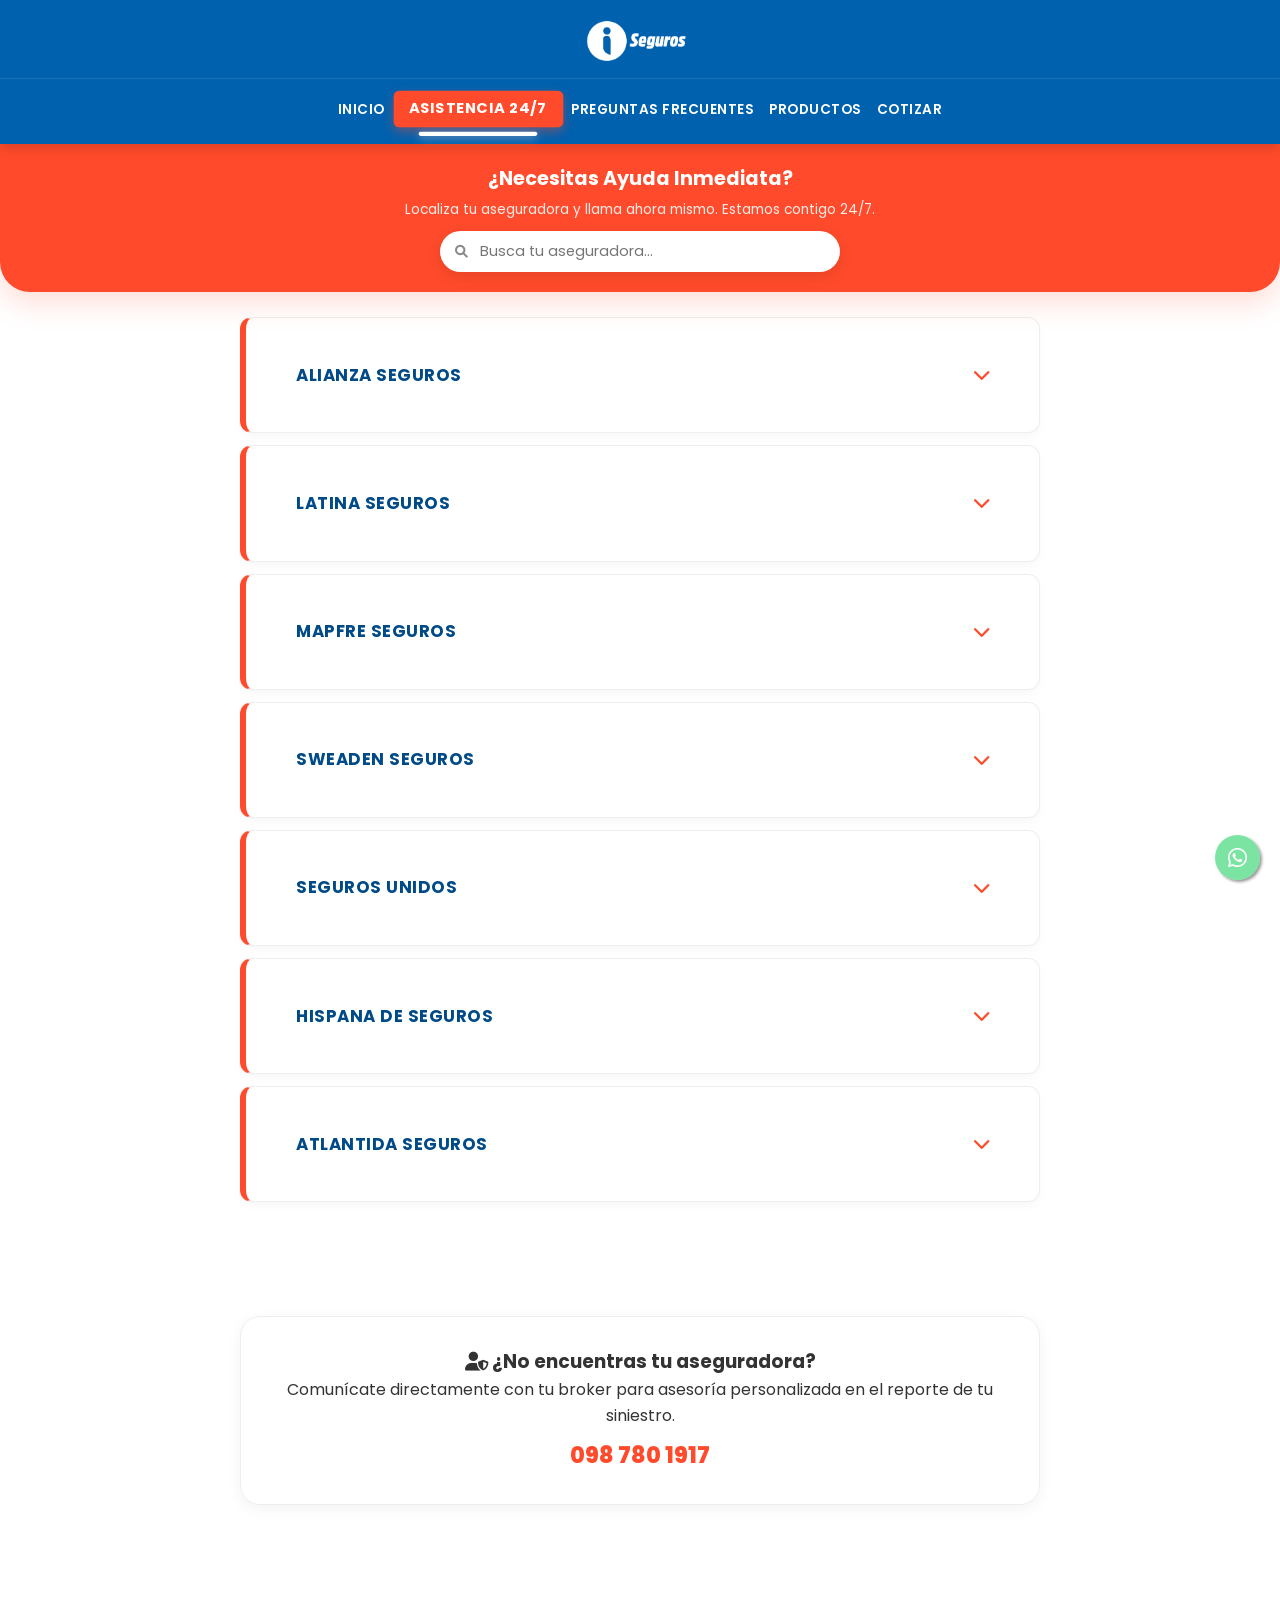
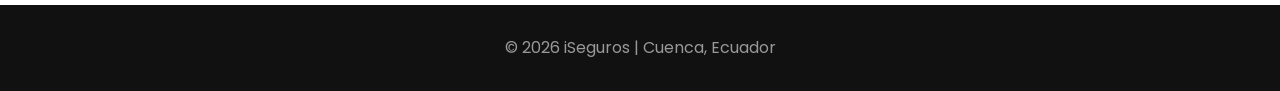
<file: asistencia.html>
<!DOCTYPE html>
<html lang="es">
<head>
    <meta charset="UTF-8">
    <meta name="viewport" content="width=device-width, initial-scale=1.0">
    <title>Asistencia 24/7 | iSeguros</title>
    
    <link href="https://fonts.googleapis.com/css2?family=Poppins:wght@300;400;600;700&display=swap" rel="stylesheet">
    <link rel="stylesheet" href="https://cdnjs.cloudflare.com/ajax/libs/font-awesome/6.0.0/css/all.min.css">
    <link rel="stylesheet" href="https://cdnjs.cloudflare.com/ajax/libs/animate.css/4.1.1/animate.min.css"/>
    <link rel="stylesheet" href="style.css">

    <style>
        /* Rectángulo Hero Slim */
        .asistencia-hero-slim {
            background: var(--rojo);
            color: white;
            padding: 20px 15px;
            text-align: center;
            border-radius: 0 0 30px 30px;
            margin-bottom: 25px;
            box-shadow: 0 10px 30px rgba(255, 75, 43, 0.2);
        }

        .asistencia-hero-slim h1 { font-size: 1.4rem; margin-bottom: 5px; }
        .asistencia-hero-slim p { font-size: 0.85rem; margin-bottom: 10px; }

        /* Buscador */
        .search-container {
            max-width: 400px;
            margin: 10px auto 0;
            position: relative;
        }
        .search-container i {
            position: absolute;
            left: 15px;
            top: 50%;
            transform: translateY(-50%);
            color: #888;
        }
        #busquedaAseguradora {
            width: 100%;
            padding: 10px 15px 10px 40px;
            border-radius: 30px;
            border: none;
            font-family: 'Poppins', sans-serif;
            font-size: 0.9rem;
            box-shadow: 0 4px 15px rgba(0,0,0,0.1);
            outline: none;
        }

        /* --- LISTA VERTICAL --- */
        .emergency-list {
            max-width: 800px;
            margin: 0 auto 50px;
            display: flex;
            flex-direction: column;
            gap: 12px;
        }

        .asistencia-card {
            background: white;
            border-radius: 12px;
            display: flex;
            flex-direction: column;
            cursor: pointer;
            box-shadow: 0 4px 10px rgba(0,0,0,0.03);
            border-left: 6px solid var(--rojo);
            transition: all 0.3s ease;
            overflow: hidden;
            border-top: 1px solid #eee;
            border-right: 1px solid #eee;
            border-bottom: 1px solid #eee;
        }

        .card-main-info {
            display: flex;
            justify-content: space-between;
            align-items: center;
            padding: 18px 25px;
            width: 100%;
        }

        .asistencia-info h3 {
            color: var(--azul-dark);
            font-size: 1.05rem;
            margin: 0;
            font-weight: 700;
            letter-spacing: 0.5px;
        }

        .btn-expand {
            color: var(--rojo);
            font-size: 1.1rem;
            transition: 0.4s;
        }

        /* Contenedor desplegable */
        .info-desplegable {
            max-height: 0;
            opacity: 0;
            transition: all 0.4s cubic-bezier(0.4, 0, 0.2, 1);
            background: #fcfcfc;
        }

        .asistencia-card.active .info-desplegable {
            max-height: 800px;
            opacity: 1;
            padding: 0 25px 25px;
            border-top: 1px solid #f0f0f0;
        }

        .asistencia-card.active .btn-expand {
            transform: rotate(180deg);
        }

        /* Detalles internos */
        .detalle-item {
            display: flex;
            justify-content: space-between;
            align-items: center;
            margin-top: 15px;
            color: #444;
        }

        /* Variante para filas con múltiples números */
        .detalle-item-fila {
            display: flex;
            justify-content: space-between;
            align-items: flex-start;
            margin-top: 15px;
        }

        .detalle-item p, .detalle-item-fila p { margin: 0; font-weight: 500; }
        .detalle-item i, .detalle-item-fila i { margin-right: 8px; color: var(--rojo); width: 18px; }

        .lista-numeros {
            display: flex;
            flex-direction: column;
            gap: 5px;
            text-align: right;
        }

        .horario-badge {
            background: white;
            padding: 6px 14px;
            border-radius: 8px;
            border: 1px solid #ddd;
            display: flex;
            flex-direction: column;
            align-items: flex-end;
            line-height: 1.2;
        }
        .horario-badge .dias { font-size: 0.65rem; color: #777; text-transform: uppercase; font-weight: 700; }
        .horario-badge .horas { font-size: 0.9rem; color: var(--azul-dark); font-weight: 700; }

        .link-aseguradora {
            display: flex;
            align-items: center;
            justify-content: center;
            gap: 8px;
            margin-top: 20px;
            color: var(--azul);
            text-decoration: none;
            font-weight: 600;
            font-size: 0.9rem;
            padding: 10px;
            background: #f0f4f8;
            border-radius: 8px;
            transition: 0.3s;
        }
        .link-aseguradora:hover { background: var(--azul); color: white; }

        .numero-link {
            color: var(--rojo);
            font-weight: 700;
            text-decoration: none;
            font-size: 1.1rem;
        }
        .numero-link:hover { text-decoration: underline; }

        .extra-help {
            text-align: center;
            background: white;
            padding: 30px;
            border-radius: 20px;
            margin-top: 40px;
            border: 1px solid #eee;
            box-shadow: 0 4px 15px rgba(0,0,0,0.05);
        }
    </style>
</head>
<body>

    <header>
        <div class="logo-container animate__animated animate__fadeIn">
            <img src="logo.png" alt="iSeguros Logo">
        </div>
        <nav>
            <ul>
                <li><a href="index.html">Inicio</a></li>
                <li><a href="asistencia.html" class="asistencia-btn active">Asistencia 24/7</a></li>
                <li><a href="faq.html">Preguntas Frecuentes</a></li>
                <li><a href="seguros.html">Productos</a></li>
                <li><a href="cotizar.html">Cotizar</a></li>
            </ul>
        </nav>
    </header>

    <div class="asistencia-hero-slim animate__animated animate__fadeIn">
        <h1>¿Necesitas Ayuda Inmediata?</h1>
        <p>Localiza tu aseguradora y llama ahora mismo. Estamos contigo 24/7.</p>
        
        <div class="search-container">
            <i class="fas fa-search"></i>
            <input type="text" id="busquedaAseguradora" placeholder="Busca tu aseguradora..." onkeyup="filtrarAseguradoras()">
        </div>
    </div>

    <main class="container">
        <div class="emergency-list" id="emergencyGrid">
            
            <div class="asistencia-card" onclick="toggleCard(this)">
                <div class="card-main-info">
                    <div class="asistencia-info"><h3>ALIANZA SEGUROS</h3></div>
                    <div class="btn-expand"><i class="fas fa-chevron-down"></i></div>
                </div>
                <div class="info-desplegable">
                    <div class="detalle-item-fila">
                         <p><i class="fas fa-truck-pickup"></i> Grúa-Asistencia 24/7:</p>
                         <div class="lista-numeros">
                            <a href="https://wa.me/593995573995" target="_blank" class="numero-link">099 557 3995</a>
                            <a href="tel:025169932" class="numero-link">02 516 9932</a>
                            <a href="tel:0983899042" class="numero-link">098 389 9042</a>
                         </div>
                    </div>
                    
                    <div class="detalle-item">
                        <p><i class="fas fa-clock"></i> Horario Oficina:</p>
                        <div class="horario-badge">
                            <span class="dias">Lunes a Viernes</span>
                            <span class="horas">8h30 a 17h30</span>
                        </div>
                    </div>
                    <a href="https://www.segurosalianza.com/oficinas/" target="_blank" class="link-aseguradora">Ubícanos <i class="fas fa-external-link-alt"></i></a>
                </div>
            </div>

            <div class="asistencia-card" onclick="toggleCard(this)">
                <div class="card-main-info">
                    <div class="asistencia-info"><h3>LATINA SEGUROS</h3></div>
                    <div class="btn-expand"><i class="fas fa-chevron-down"></i></div>
                </div>
                <div class="info-desplegable">
                    <div class="detalle-item">
                        <p><i class="fas fa-truck-pickup"></i> Grúa-Asistencia 24/7:</p>
                        <a href="tel:1800528462" class="numero-link">1800 528 462</a>
                    </div>
                    <div class="detalle-item">
                        <p><i class="fas fa-clock"></i> Horario Oficina:</p>
                        <div class="horario-badge">
                            <span class="dias">Lunes a Viernes</span>
                            <span class="horas">8h30 a 17h30</span>
                        </div>
                    </div>
                    <a href="https://latinaseguros.com.ec/contactanos/" target="_blank" class="link-aseguradora">Ubícanos <i class="fas fa-external-link-alt"></i></a>
                </div>
            </div>

            <div class="asistencia-card" onclick="toggleCard(this)">
                <div class="card-main-info">
                    <div class="asistencia-info"><h3>MAPFRE SEGUROS</h3></div>
                    <div class="btn-expand"><i class="fas fa-chevron-down"></i></div>
                </div>
                <div class="info-desplegable">
                    <div class="detalle-item">
                        <p><i class="fas fa-truck-pickup"></i> Grúa-Asistencia 24/7:</p>
                        <a href="tel:0981818182" class="numero-link">098 181 8182</a>
                    </div>
                    <div class="detalle-item">
                        <p><i class="fas fa-clock"></i> Horario Oficina:</p>
                        <div class="horario-badge">
                            <span class="dias">Lunes a Viernes</span>
                            <span class="horas">8h30 a 17h30</span>
                        </div>
                    </div>
                    <a href="https://www.mapfre.com.ec/red-oficinas/" target="_blank" class="link-aseguradora">Ubícanos <i class="fas fa-external-link-alt"></i></a>
                </div>
            </div>

            <div class="asistencia-card" onclick="toggleCard(this)">
                <div class="card-main-info">
                    <div class="asistencia-info"><h3>SWEADEN SEGUROS</h3></div>
                    <div class="btn-expand"><i class="fas fa-chevron-down"></i></div>
                </div>
                <div class="info-desplegable">
                    <div class="detalle-item-fila">
                         <p><i class="fas fa-truck-pickup"></i> Grúa-Asistencia 24/7:</p>
                         <div class="lista-numeros">
                            <a href="tel:0997143551" class="numero-link">099 714 3551</a>
                            <a href="tel:0997345298" class="numero-link">099 734 5298</a>
                            <a href="tel:0983899042" class="numero-link">098 389 9042</a>
                         </div>
                    </div>
                    
                    <div class="detalle-item">
                        <p><i class="fas fa-clock"></i> Horario Oficina:</p>
                        <div class="horario-badge">
                            <span class="dias">Lunes a Viernes</span>
                            <span class="horas">8h30 a 17h30</span>
                        </div>
                    </div>

                    <a href="https://sweadenseguros.com/contacto/" target="_blank" class="link-aseguradora">Ubícanos <i class="fas fa-external-link-alt"></i></a>
                </div>
            </div>

            <div class="asistencia-card" onclick="toggleCard(this)">
                <div class="card-main-info">
                    <div class="asistencia-info"><h3>SEGUROS UNIDOS</h3></div>
                    <div class="btn-expand"><i class="fas fa-chevron-down"></i></div>
                </div>
                <div class="info-desplegable">
                    <div class="detalle-item">
                        <p><i class="fas fa-truck-pickup"></i> Grúa-Asistencia 24/7:</p>
                        <a href="tel:1800 786436" class="numero-link">1800 786436</a>
                    </div>
                    <div class="detalle-item">
                        <p><i class="fas fa-clock"></i> Horario Oficina:</p>
                        <div class="horario-badge">
                            <span class="dias">Lunes a Viernes</span>
                            <span class="horas">8h30 a 17h30</span>
                        </div>
                    </div>
                    <a href="https://segurosunidos.ec/contacto/" target="_blank" class="link-aseguradora">Ubícanos <i class="fas fa-external-link-alt"></i></a>
                </div>
            </div>


            <div class="asistencia-card" onclick="toggleCard(this)">
                <div class="card-main-info">
                    <div class="asistencia-info"><h3>HISPANA DE SEGUROS</h3></div>
                    <div class="btn-expand"><i class="fas fa-chevron-down"></i></div>
                </div>
                <div class="info-desplegable">
                    <div class="detalle-item-fila">
                         <p><i class="fas fa-truck-pickup"></i> Grúa-Asistencia 24/7:</p>
                         <div class="lista-numeros">
                            <a href="tel:1800 447726" class="numero-link">1800 447726</a>
                             
                            <div style="display: flex; align-items: center; justify-content: flex-end; gap: 6px;">
                                <a href="tel:0980064509" class="numero-link">098 006 4509</a>
                            </div>

                            <div style="display: flex; align-items: center; justify-content: flex-end; gap: 6px;">
                                <a href="tel:0983376751" class="numero-link">098 337 6751</a>
                            </div>                            
                         </div>
                    </div>
                    
                    <div class="detalle-item">
                        <p><i class="fas fa-clock"></i> Horario Oficina:</p>
                        <div class="horario-badge">
                            <span class="dias">Lunes a Viernes</span>
                            <span class="horas">8h30 a 17h30</span>
                        </div>
                    </div>
                    <a href="https://www.hispanadeseguros.com/contactenos/" target="_blank" class="link-aseguradora">Ubícanos <i class="fas fa-external-link-alt"></i></a>
                </div>
            </div>
        <div class="emergency-list" id="emergencyGrid">

            
            <div class="asistencia-card" onclick="toggleCard(this)">
                <div class="card-main-info">
                    <div class="asistencia-info"><h3>ATLANTIDA SEGUROS</h3></div>
                    <div class="btn-expand"><i class="fas fa-chevron-down"></i></div>
                </div>
                <div class="info-desplegable">
                    <div class="detalle-item-fila">
                         <p><i class="fas fa-truck-pickup"></i> Grúa-Asistencia 24/7:</p>
                         <div class="lista-numeros">
                            <a href="https://wa.me/593984900754" target="_blank" class="numero-link">098 490 0754</a>
                             
                            <div style="display: flex; align-items: center; justify-content: flex-end; gap: 6px;">
                                <a href="tel:024019800" class="numero-link">024 019 800</a>
                            </div>

                            <div style="display: flex; align-items: center; justify-content: flex-end; gap: 6px;">
                                <a href="tel:1800 542378" class="numero-link">1800 542378</a>
                            </div>                            
                         </div>
                    </div>
                    
                    <div class="detalle-item">
                        <p><i class="fas fa-clock"></i> Horario Oficina:</p>
                        <div class="horario-badge">
                            <span class="dias">Lunes a Viernes</span>
                            <span class="horas">8h30 a 17h30</span>
                        </div>
                    </div>
                    <a href="https://www.segurosatlantida.ec/nuestras-sucursales" target="_blank" class="link-aseguradora">Ubícanos <i class="fas fa-external-link-alt"></i></a>
                </div>
            </div>
        <div class="emergency-list" id="emergencyGrid">

            
        </div>

            
        <div class="extra-help animate__animated animate__fadeInUp">
            <h3><i class="fas fa-user-shield"></i> ¿No encuentras tu aseguradora?</h3>
            <p>Comunícate directamente con tu broker para asesoría personalizada en el reporte de tu siniestro.</p>
            <a href="tel:0987801917" style="color: var(--rojo); font-weight: 800; text-decoration: none; font-size: 1.4rem; display: block; margin-top: 10px;">098 780 1917</a>
        </div>
    </main>

    <footer>
        <p>&copy; 2026 iSeguros | Cuenca, Ecuador</p>
    </footer>

    <a href="https://wa.me/593987801917" class="wsp-float" target="_blank">
        <i class="fab fa-whatsapp"></i>
    </a>

    <script>
        function toggleCard(card) {
            document.querySelectorAll('.asistencia-card').forEach(c => {
                if (c !== card) c.classList.remove('active');
            });
            card.classList.toggle('active');
        }

        function filtrarAseguradoras() {
            let input = document.getElementById('busquedaAseguradora');
            let filter = input.value.toLowerCase();
            let cards = document.querySelectorAll('.asistencia-card');

            cards.forEach(card => {
                let nombre = card.querySelector('h3').innerText.toLowerCase();
                card.style.display = nombre.includes(filter) ? "flex" : "none";
            });
        }
    </script>

</body>
</html>
</file>
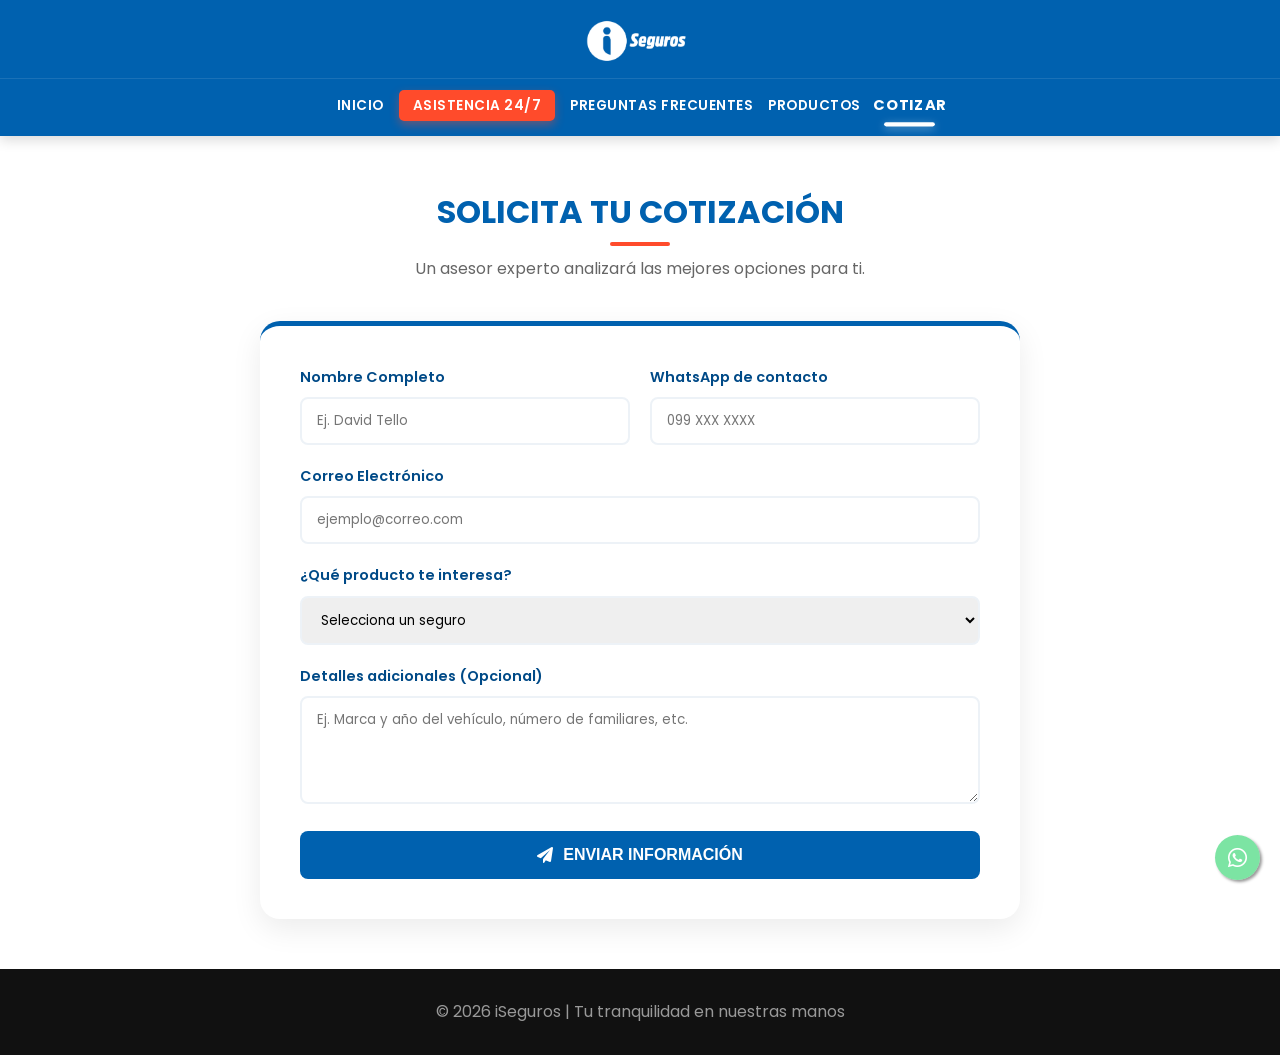
<file: cotizar.html>
<!DOCTYPE html>
<html lang="es">
<head>
    <meta charset="UTF-8">
    <meta name="viewport" content="width=device-width, initial-scale=1.0">
    <title>Cotizar Seguro | iSeguros</title>
    
    <link href="https://fonts.googleapis.com/css2?family=Poppins:wght@300;400;600;700&display=swap" rel="stylesheet">
    <link rel="stylesheet" href="https://cdnjs.cloudflare.com/ajax/libs/font-awesome/6.0.0/css/all.min.css">
    <link rel="stylesheet" href="https://cdnjs.cloudflare.com/ajax/libs/animate.css/4.1.1/animate.min.css"/>
    <link rel="stylesheet" href="style.css">

    <style>
        .quote-main {
            max-width: 800px;
            margin: 50px auto;
            padding: 0 20px;
        }

        .quote-card {
            background: white;
            padding: 40px;
            border-radius: 20px;
            box-shadow: 0 10px 30px rgba(0,0,0,0.08);
            border-top: 5px solid var(--azul);
        }

        .form-label {
            display: block;
            font-weight: 600;
            margin-bottom: 8px;
            color: var(--azul-dark);
            font-size: 0.9rem;
        }

        .input-field {
            width: 100%;
            padding: 12px 15px;
            border: 2px solid #edf2f7;
            border-radius: 8px;
            margin-bottom: 20px;
            font-family: 'Poppins', sans-serif;
            transition: 0.3s;
        }

        .input-field:focus {
            outline: none;
            border-color: var(--azul);
            background: #fff;
        }

        .form-grid {
            display: grid;
            grid-template-columns: 1fr 1fr;
            gap: 20px;
        }

        .submit-btn {
            background: var(--azul);
            color: white;
            border: none;
            padding: 15px;
            width: 100%;
            border-radius: 8px;
            font-weight: 700;
            font-size: 1rem;
            cursor: pointer;
            transition: 0.3s;
            text-transform: uppercase;
            display: flex;
            justify-content: center;
            align-items: center;
            gap: 10px;
        }

        .submit-btn:hover {
            background: var(--azul-dark);
            transform: translateY(-3px);
            box-shadow: 0 5px 15px rgba(0, 97, 175, 0.3);
        }

        /* Estilo para el mensaje de éxito */
        #mensajeExito {
            text-align: center;
            padding: 20px;
            display: none;
        }
        #mensajeExito i {
            font-size: 50px;
            color: #28a745;
            margin-bottom: 15px;
        }

        @media (max-width: 600px) {
            .form-grid { grid-template-columns: 1fr; }
            .quote-card { padding: 25px; }
            .quote-main { margin: 30px auto; }
        }
    </style>
</head>
<body>

    <header>
        <div class="logo-container animate__animated animate__fadeIn">
            <img src="logo.png" alt="iSeguros Logo">
        </div>
        <nav>
            <ul>
                <li><a href="index.html">Inicio</a></li>
                <li><a href="asistencia.html" class="asistencia-btn">Asistencia 24/7</a></li>
                <li><a href="faq.html">Preguntas Frecuentes</a></li>
                <li><a href="seguros.html">Productos</a></li>
                <li><a href="cotizar.html" class="active">Cotizar</a></li>
            </ul>
        </nav>
    </header>

    <main class="quote-main animate__animated animate__fadeInUp">
        <div class="section-title">
            <h2>Solicita tu Cotización</h2>
            <div class="underline"></div>
            <p style="text-align: center; color: #666; margin-bottom: 40px;">Un asesor experto analizará las mejores opciones para ti.</p>
        </div>

        <div class="quote-card">
            <form action="https://formspree.io/f/TU_ID_AQUÍ" method="POST" id="miFormulario">
                <div class="form-grid">
                    <div>
                        <label class="form-label">Nombre Completo</label>
                        <input type="text" name="Nombre" class="input-field" placeholder="Ej. David Tello" required>
                    </div>
                    <div>
                        <label class="form-label">WhatsApp de contacto</label>
                        <input type="tel" name="WhatsApp" class="input-field" placeholder="099 XXX XXXX" required>
                    </div>
                </div>

                <label class="form-label">Correo Electrónico</label>
                <input type="email" name="Email" class="input-field" placeholder="ejemplo@correo.com" required>

                <label class="form-label">¿Qué producto te interesa?</label>
                <select name="Producto" class="input-field" required>
                    <option value="">Selecciona un seguro</option>
                    <option value="vehicular">Seguro Vehicular</option>
                    <option value="salud">Seguro de Salud</option>
                    <option value="hogar">Seguro de Hogar</option>
                    <option value="vida">Seguro de Vida</option>
                    <option value="empresarial">Seguro Empresarial</option>
                </select>

                <label class="form-label">Detalles adicionales (Opcional)</label>
                <textarea name="Mensaje" class="input-field" rows="4" placeholder="Ej. Marca y año del vehículo, número de familiares, etc."></textarea>

                <button type="submit" class="submit-btn" id="botonEnvio">
                    <i class="fas fa-paper-plane"></i> Enviar Información
                </button>
            </form>

            <div id="mensajeExito" class="animate__animated animate__fadeIn">
                <i class="fas fa-check-circle"></i>
                <h2 style="color: var(--azul-dark);">¡Información Recibida!</h2>
                <p>Tu solicitud ha sido enviada con éxito. Un asesor experto se contactará contigo a la brevedad posible.</p>
            </div>
        </div>
    </main>

    <footer>
        <p>&copy; 2026 iSeguros | Tu tranquilidad en nuestras manos</p>
    </footer>

    <a href="https://wa.me/593987801917" class="wsp-float" target="_blank">
        <i class="fab fa-whatsapp"></i>
    </a>

    <script>
        const form = document.getElementById("miFormulario");
        const mensajeExito = document.getElementById("mensajeExito");
        const boton = document.getElementById("botonEnvio");

        form.addEventListener("submit", async function(event) {
            event.preventDefault(); // Evita que la página cambie
            
            boton.innerHTML = '<i class="fas fa-spinner fa-spin"></i> Enviando...';
            boton.disabled = true;

            const data = new FormData(event.target);
            
            try {
                const response = await fetch(event.target.action, {
                    method: form.method,
                    body: data,
                    headers: { 'Accept': 'application/json' }
                });

                if (response.ok) {
                    form.style.display = "none"; // Esconde el formulario
                    mensajeExito.style.display = "block"; // Muestra el mensaje de éxito
                } else {
                    throw new Error();
                }
            } catch (error) {
                boton.innerHTML = '<i class="fas fa-paper-plane"></i> Enviar Información';
                boton.disabled = false;
                alert("Hubo un error al enviar. Por favor, intenta de nuevo o escríbenos por WhatsApp.");
            }
        });
    </script>
</body>
</html>
</file>
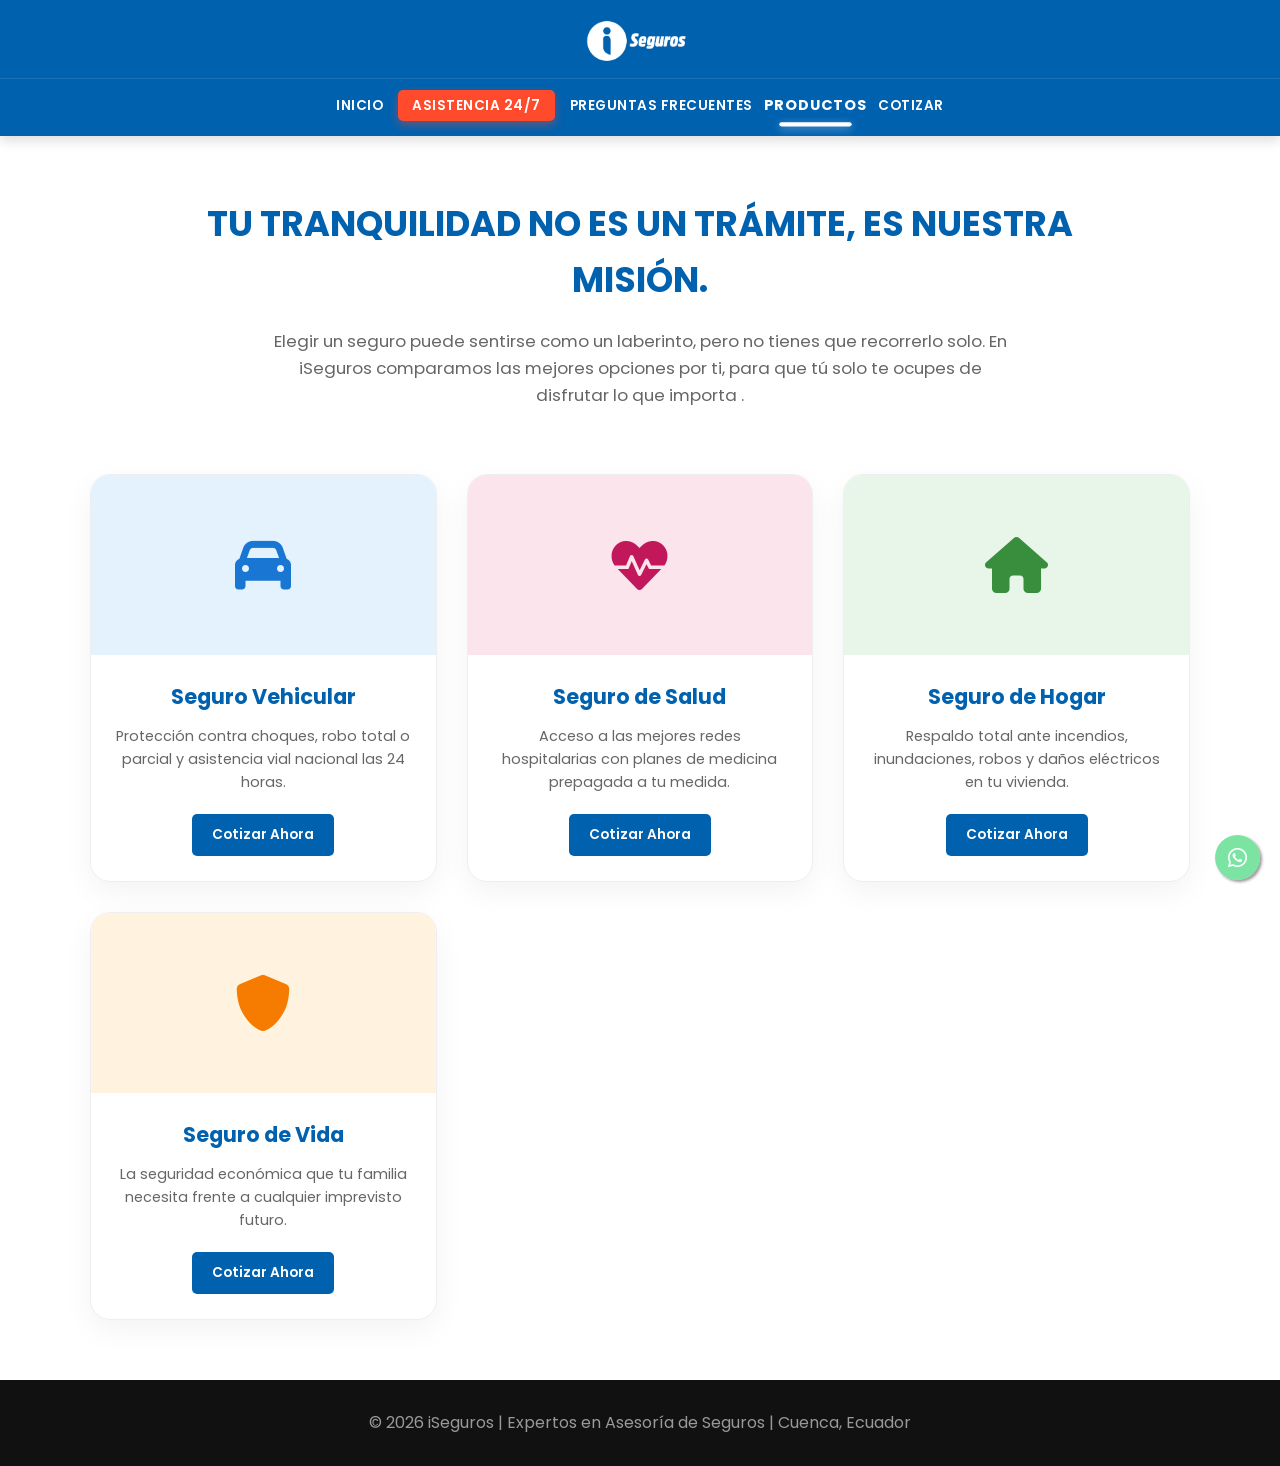
<file: seguros.html>
<!DOCTYPE html>
<html lang="es">
<head>
    <meta charset="UTF-8">
    <meta name="viewport" content="width=device-width, initial-scale=1.0">
    <title>Nuestros Productos | iSeguros</title>
    
    <link href="https://fonts.googleapis.com/css2?family=Poppins:wght@300;400;600;700&display=swap" rel="stylesheet">
    <link rel="stylesheet" href="https://cdnjs.cloudflare.com/ajax/libs/font-awesome/6.0.0/css/all.min.css">
    <link rel="stylesheet" href="https://cdnjs.cloudflare.com/ajax/libs/animate.css/4.1.1/animate.min.css"/>
    <link rel="stylesheet" href="style.css">

    <style>
        /* Estilos específicos para la cabecera de la página de productos */
        .products-hero {
            background: linear-gradient(rgba(0, 97, 175, 0.85), rgba(0, 97, 175, 0.85)), 
                        url('https://images.unsplash.com/photo-1454165833767-0266b196773b?q=80&w=1200&auto=format&fit=crop');
            background-size: cover;
            background-position: center;
            color: white;
            padding: 80px 20px;
            text-align: center;
        }

        .products-hero h1 { font-size: 2.5rem; margin-bottom: 15px; }

        .product-detail-grid {
            display: grid;
            grid-template-columns: repeat(auto-fit, minmax(280px, 1fr));
            gap: 30px;
            margin-top: 50px;
        }

        .product-card-full {
            background: white;
            border-radius: 20px;
            overflow: hidden;
            box-shadow: 0 10px 30px rgba(0,0,0,0.05);
            transition: 0.3s;
            border: 1px solid #eee;
            display: flex;
            flex-direction: column;
        }

        .product-card-full:hover {
            transform: translateY(-10px);
            box-shadow: 0 15px 35px rgba(0,0,0,0.1);
        }

        .product-image-box {
            height: 180px;
            display: flex;
            align-items: center;
            justify-content: center;
            font-size: 3.5rem;
        }

        .product-info {
            padding: 25px;
            text-align: center;
            flex-grow: 1;
        }

        .product-info h3 {
            color: var(--azul);
            margin-bottom: 12px;
            font-size: 1.3rem;
        }

        .product-info p {
            color: #666;
            font-size: 0.9rem;
            margin-bottom: 20px;
        }

        .btn-quote-item {
            display: inline-block;
            background: var(--azul);
            color: white;
            padding: 10px 20px;
            border-radius: 5px;
            text-decoration: none;
            font-weight: 600;
            font-size: 0.85rem;
            transition: 0.3s;
        }

        .btn-quote-item:hover {
            background: var(--rojo);
        }

        @media (max-width: 768px) {
            .products-hero h1 { font-size: 1.8rem; }
        }
    </style>
</head>
<body>

    <header>
        <div class="logo-container animate__animated animate__fadeIn">
            <img src="logo.png" alt="iSeguros Logo">
        </div>
        <nav>
            <ul>
                <li><a href="index.html">Inicio</a></li>
                <li><a href="asistencia.html" class="asistencia-btn">Asistencia 24/7</a></li>
                <li><a href="faq.html">Preguntas Frecuentes</a></li>
                <li><a href="seguros.html" class="active">Productos</a></li>
                <li><a href="cotizar.html">Cotizar</a></li>
            </ul>
        </nav>
    </header>

    <section class="productos-hero">
        <div class="productos-content">
            <h1>Tu tranquilidad no es un trámite, es nuestra misión.</h1>
            <p>Elegir un seguro puede sentirse como un laberinto, pero no tienes que recorrerlo solo. 
                En iSeguros comparamos las mejores opciones por ti, para que tú solo te ocupes de disfrutar lo que importa
                .</p>
        </div>
    </section>

    <main class="container section-padding">
        <div class="product-detail-grid">
            
            <div class="product-card-full animate__animated animate__fadeInUp">
                <div class="product-image-box" style="background: #e3f2fd; color: #1976d2;">
                    <i class="fas fa-car"></i>
                </div>
                <div class="product-info">
                    <h3>Seguro Vehicular</h3>
                    <p>Protección contra choques, robo total o parcial y asistencia vial nacional las 24 horas.</p>
                    <a href="cotizar.html" class="btn-quote-item">Cotizar Ahora</a>
                </div>
            </div>

            <div class="product-card-full animate__animated animate__fadeInUp" style="animation-delay: 0.1s;">
                <div class="product-image-box" style="background: #fce4ec; color: #c2185b;">
                    <i class="fas fa-heartbeat"></i>
                </div>
                <div class="product-info">
                    <h3>Seguro de Salud</h3>
                    <p>Acceso a las mejores redes hospitalarias con planes de medicina prepagada a tu medida.</p>
                    <a href="cotizar.html" class="btn-quote-item">Cotizar Ahora</a>
                </div>
            </div>

            <div class="product-card-full animate__animated animate__fadeInUp" style="animation-delay: 0.2s;">
                <div class="product-image-box" style="background: #e8f5e9; color: #388e3c;">
                    <i class="fas fa-home"></i>
                </div>
                <div class="product-info">
                    <h3>Seguro de Hogar</h3>
                    <p>Respaldo total ante incendios, inundaciones, robos y daños eléctricos en tu vivienda.</p>
                    <a href="cotizar.html" class="btn-quote-item">Cotizar Ahora</a>
                </div>
            </div>

            <div class="product-card-full animate__animated animate__fadeInUp" style="animation-delay: 0.3s;">
                <div class="product-image-box" style="background: #fff3e0; color: #f57c00;">
                    <i class="fas fa-shield-alt"></i>
                </div>
                <div class="product-info">
                    <h3>Seguro de Vida</h3>
                    <p>La seguridad económica que tu familia necesita frente a cualquier imprevisto futuro.</p>
                    <a href="cotizar.html" class="btn-quote-item">Cotizar Ahora</a>
                </div>
            </div>

        </div>
    </main>

    <footer>
        <p>&copy; 2026 iSeguros | Expertos en Asesoría de Seguros | Cuenca, Ecuador</p>
    </footer>

    <a href="https://wa.me/593987801917" class="wsp-float" target="_blank">
        <i class="fab fa-whatsapp"></i>
    </a>

</body>
</html>
</file>
<file: style.css>
/* =========================================
   VARIABLES Y CONFIGURACIÓN GLOBAL
   ========================================= */
:root {
    --azul: #0061af; 
    --azul-dark: #004a87;
    --rojo: #ff4b2b; 
    --blanco: #ffffff;
    --gris-fondo: #f8f9fa;
    --texto-oscuro: #333333;
    --texto-suave: #666666;
    --transicion: all 0.3s ease;
}

* {
    margin: 0;
    padding: 0;
    box-sizing: border-box;
}

/* Evita desbordamiento y necesidad de zoom en móviles */
html, body {
    width: 100%;
    overflow-x: hidden;
    font-family: 'Poppins', sans-serif;
    color: var(--texto-oscuro);
    line-height: 1.6;
    background-color: var(--blanco);
    scroll-behavior: smooth;
}

img {
    max-width: 100%;
    height: auto;
    display: block;
}

/* =========================================
   HEADER PROFESIONAL (COMPACTO Y PEGAJOSO)
   ========================================= */
header {
    background-color: var(--azul);
    padding-top: 15px;
    text-align: center;
    position: sticky;
    top: 0;
    z-index: 1000;
    box-shadow: 0 4px 12px rgba(0,0,0,0.15);
    width: 100%;
}

.logo-container {
    margin-bottom: 8px;
}

.logo-container img {
    max-width: 200px;
    margin: 0 auto;
    mix-blend-mode: multiply; 
}

nav {
    background-color: var(--azul);
    padding: 8px 0;
    border-top: 1px solid rgba(255,255,255,0.1);
}

nav ul {
    list-style: none;
    display: flex;
    justify-content: center;
    align-items: center;
    flex-wrap: wrap; /* Clave para el ajuste en celular */
    gap: 15px;
    padding: 0 10px;
}

nav ul li a {
    text-decoration: none;
    color: var(--blanco);
    font-weight: 600;
    font-size: 0.85rem;
    text-transform: uppercase;
    transition: var(--transicion);
    letter-spacing: 0.5px;
}

nav ul li a:hover, 
nav ul li a.active {
    color: #00d9ff;
}

/* Botón de Asistencia con Pulso */
.asistencia-btn {
    background-color: var(--rojo) !important;
    padding: 6px 14px;
    border-radius: 5px;
    animation: pulse-red 2s infinite;
    box-shadow: 0 4px 10px rgba(255, 75, 43, 0.4);
}

@keyframes pulse-red {
    0% { transform: scale(1); }
    50% { transform: scale(1.05); }
    100% { transform: scale(1); }
}

/* =========================================
   HERO SECTION Y BOTONES (CORRECCIÓN DE COLOR)
   ========================================= */
.hero {
    height: 70vh;
    background: linear-gradient(rgba(0,0,0,0.6), rgba(0,0,0,0.6)), 
                url('https://images.unsplash.com/photo-1450101499163-c8848c66ca85?q=80&w=1500&auto=format&fit=crop');
    background-size: cover;
    background-position: center;
    display: flex;
    flex-direction: column;
    justify-content: center;
    align-items: center;
    text-align: center;
    color: white;
    padding: 20px;
}

.hero h1 { font-size: 2.8rem; font-weight: 700; margin-bottom: 20px; }
.hero p { font-size: 1.1rem; max-width: 700px; margin-bottom: 30px; }

/* Corrección para que los botones siempre tengan fondo en celular y PC */
.btn-primary, .btn-emergency {
    padding: 12px 25px;
    border-radius: 5px;
    text-decoration: none;
    font-weight: bold;
    display: inline-block !important;
    margin: 8px;
    transition: var(--transicion);
}

.btn-primary { 
    background-color: var(--rojo) !important; 
    color: var(--blanco) !important; 
}

.btn-emergency { 
    background-color: var(--blanco) !important; 
    color: var(--rojo) !important; 
}

.btn-primary:hover { background-color: #e63e20 !important; }
.btn-emergency:hover { background-color: #f0f0f0 !important; }

/* =========================================
   SECCIONES Y TARJETAS (DETALLES MANTENIDOS)
   ========================================= */
.section-padding { padding: 60px 0; }
.container { width: 90%; max-width: 1100px; margin: auto; }

.section-title { text-align: center; margin-bottom: 40px; position: relative; }
.section-title h2 { font-size: 2rem; color: var(--azul); font-weight: 700; text-transform: uppercase; }

/* Línea roja corregida (debajo del texto) */
.underline { 
    width: 50px; 
    height: 4px; 
    background: var(--rojo); 
    margin: 10px auto 20px; 
}

.about-flex {
    display: flex;
    align-items: center;
    gap: 40px;
    flex-wrap: wrap;
}

.about-text, .about-image { flex: 1; min-width: 300px; }
.about-image img { border-radius: 15px; box-shadow: 0 10px 25px rgba(0,0,0,0.1); }

/* Grid de Productos */
.services-grid {
    display: grid;
    grid-template-columns: repeat(auto-fit, minmax(240px, 1fr));
    gap: 25px;
}

.service-card {
    background: white;
    padding: 35px 20px;
    border-radius: 15px;
    text-align: center;
    transition: var(--transicion);
    box-shadow: 0 5px 15px rgba(0,0,0,0.05);
}

.service-card i { font-size: 2.5rem; color: var(--azul); margin-bottom: 15px; }

/* =========================================
   AJUSTES PARA MÓVIL (SÚPER COMPACTO)
   ========================================= */
@media (max-width: 768px) {
    header {
        padding-top: 8px; /* Menú mucho más fino arriba */
    }

    .logo-container { margin-bottom: 4px; }
    .logo-container img { max-width: 140px; } /* Logo pequeño en móvil */

    nav { padding: 4px 0; }
    nav ul { gap: 8px; padding-bottom: 5px; }

    nav ul li a {
        font-size: 0.68rem; /* Tamaño compacto para que no tape la pantalla */
        letter-spacing: -0.2px;
    }

    .asistencia-btn {
        padding: 4px 10px;
        font-size: 0.65rem !important;
    }

    /* Evita el bloqueo del 50% de la pantalla */
    .hero { height: 55vh; padding-top: 20px; }
    .hero h1 { font-size: 1.8rem; }
    .hero p { font-size: 0.95rem; }

    /* Los botones de la portada se adaptan al ancho del móvil */
    .btn-primary, .btn-emergency {
        width: 85%;
        margin: 5px auto;
        padding: 10px;
    }

    .about-flex {
        flex-direction: column-reverse;
        text-align: center;
    }
}

/* =========================================
   FOOTER Y WHATSAPP
   ========================================= */
footer {
    background-color: #111;
    color: #999;
    padding: 30px;
    text-align: center;
}

.wsp-float {
    position: fixed;
    bottom: 25px;
    right: 25px;
    background-color: #25d366;
    color: white;
    width: 60px;
    height: 60px;
    border-radius: 50%;
    display: flex;
    justify-content: center;
    align-items: center;
    font-size: 30px;
    z-index: 2000;
    box-shadow: 0 4px 12px rgba(0,0,0,0.2);
}


/* =========================================
   ESTILOS PARA LA SECCIÓN DE ASEGURADORAS
   ========================================= */

/* Contenedor Grid Principal */
.insurers-grid {
    display: grid;
    /* Crea columnas que se ajustan automáticamente, mínimo 180px de ancho */
    grid-template-columns: repeat(auto-fit, minmax(180px, 1fr));
    gap: 25px; /* Espacio entre tarjetas */
    margin-top: 40px;
}

/* Estilo Base de la Tarjeta de Aseguradora (Combinando con productos) */
.insurer-card {
    background: #ffffff;
    padding: 25px;
    border-radius: 15px; /* Bordes redondeados como productos */
    text-align: center;
    transition: var(--transicion); /* Animación suave en hover */
    /* Sombra suave idéntica a tus tarjetas de productos */
    box-shadow: 0 5px 15px rgba(0,0,0,0.05);
    border: 1px solid #f0f0f0; /* Borde sutil opcional */
    display: flex;
    flex-direction: column;
    align-items: center;
    justify-content: center;
}

/* Efecto Hover (se eleva un poco) */
.insurer-card:hover {
    transform: translateY(-5px);
    box-shadow: 0 8px 20px rgba(0,0,0,0.1);
}

/* Contenedor del Logo */
.insurer-logo-box {
    width: 100%;
    height: 80px; /* Altura fija para alinear logos */
    display: flex;
    align-items: center;
    justify-content: center;
    margin-bottom: 15px;
    overflow: hidden; /* Recorta si el logo es muy grande */
}

/* Estilo de la Imagen del Logo */
.insurer-logo {
    max-width: 80%; /* No permite que el logo ocupe todo el ancho */
    max-height: 100%; /* No permite que supere la altura del contenedor */
    object-fit: contain; /* Mantiene la proporción del logo sin deformarlo */
    /* mix-blend-mode: multiply; */ /* Opcional: si los logos tienen fondo blanco, esto ayuda a integrarlos */
}

/* Marcador de posición de texto si no hay logo */
.temp-logo {
    font-size: 1.5rem;
    font-weight: bold;
    color: var(--azul);
    background-color: #f0f8ff;
    padding: 10px 20px;
    border-radius: 8px;
}

/* Estilo del Nombre de la Aseguradora (H3) */
.insurer-card h3 {
    font-size: 1.1rem;
    color: var(--azul-dark);
    font-weight: 600;
    text-transform: uppercase;
    letter-spacing: 0.5px;
    margin: 0;
}

/* Ajustes para Celulares */
@media (max-width: 480px) {
    .insurers-grid {
        grid-template-columns: repeat(auto-fit, minmax(140px, 1fr)); /* Columnas más pequeñas en móvil */
        gap: 15px;
    }
    
    .insurer-card {
        padding: 15px;
    }
    
    .insurer-logo-box {
        height: 60px; /* Logos más pequeños en móvil */
    }
    
    .insurer-card h3 {
        font-size: 0.9rem;
    }
}


/* =========================================
   ESTILOS DE UBICACIÓN Y FOOTER
   ========================================= */

/* Contenedor del Mapa */
.map-container {
    width: 100%;
    border-radius: 15px; /* Mismo redondeado que tus tarjetas de productos */
    overflow: hidden;
    box-shadow: 0 10px 25px rgba(0,0,0,0.1); /* Sombra premium */
    margin-top: 20px;
    border: 1px solid #eee;
}

.address-text {
    color: var(--texto-suave);
    margin-top: 10px;
    font-size: 1rem;
}

.address-text i {
    color: var(--rojo); /* Icono de ubicación en rojo corporativo */
    margin-right: 8px;
}

/* Footer Principal */
.main-footer {
    background-color: var(--azul-dark);
    color: white;
    padding: 40px 0 20px;
    margin-top: 50px;
}

.footer-content {
    display: flex;
    justify-content: space-between;
    align-items: center;
    flex-wrap: wrap;
    gap: 20px;
}

/* Estilo de Redes Sociales */
.social-links {
    display: flex;
    gap: 15px;
}

.social-icon {
    width: 45px;
    height: 45px;
    background: rgba(255, 255, 255, 0.1);
    display: flex;
    justify-content: center;
    align-items: center;
    border-radius: 50%;
    color: white;
    text-decoration: none;
    font-size: 1.2rem;
    transition: var(--transicion);
}

.social-icon:hover {
    background: var(--rojo); /* Cambio a rojo al pasar el mouse */
    transform: translateY(-3px);
    color: white;
}

/* Ajustes para Celular */
@media (max-width: 768px) {
    .footer-content {
        flex-direction: column;
        text-align: center;
    }
    
    .map-container iframe {
        height: 300px; /* Mapa más pequeño en móviles */
    }
}

/* =========================================
   CORRECCIÓN DEFINITIVA DE ALINEACIÓN
   ========================================= */

.about-text ul {
    list-style: none; /* Elimina puntos residuales y viñetas */
    padding: 0;
    margin: 20px auto; /* Centra el bloque completo bajo el párrafo */
    display: table; /* Ajusta el ancho al contenido para permitir el centrado */
}

.about-text ul li {
    display: flex;
    align-items: center; /* Alinea el icono de visto con el texto */
    gap: 12px; /* Espacio uniforme entre el check y el texto */
    margin-bottom: 12px;
    font-size: 1.05rem;
    text-align: left; /* El texto se mantiene ordenado a la izquierda */
}

.about-text ul li i {
    color: #0061af; /* Color azul corporativo de iSeguros */
    min-width: 25px; /* Evita que los iconos se muevan si el texto varía */
    display: flex;
    justify-content: center;
}

/* =========================================
   AJUSTE DEL MAPA (MITAD DE TAMAÑO EN PC)
   ========================================= */
.map-container {
    width: 100%; /* Permite que sea flexible en el celular */
    max-width: 600px; /* Aquí controlas el tamaño en la compu (la mitad del ancho común) */
    margin: 30px auto; /* El "auto" lo mantiene centrado horizontalmente */
    border-radius: 15px; 
    overflow: hidden;
    box-shadow: 0 10px 25px rgba(0,0,0,0.1);
    border: 1px solid #eee;
}

/* Ajuste del iframe para que no sea tan alto en PC */
.map-container iframe {
    width: 100%;
    height: 350px; /* Reduje un poco la altura para que se vea más estético */
    display: block;
}

/* Ajuste específico para que en el CELULAR siga ocupando casi todo el ancho */
@media (max-width: 768px) {
    .map-container {
        max-width: 95%; /* En celular se expande para aprovechar el espacio */
        margin: 20px auto;
    }
    
    .map-container iframe {
        height: 300px; /* Altura ideal para pantallas táctiles */
    }
}

/* =========================================
   ESTILO LÍNEA ROJA (UNDERLINE)
   ========================================= */
.underline {
    width: 60px;          /* Ancho de la línea */
    height: 4px;          /* Grosor de la línea */
    background-color: #ff4b2b; /* Color rojo de tu marca */
    margin: 15px auto;    /* Margen: 15px arriba/abajo, auto para centrar */
    border-radius: 2px;  /* Bordes redondeados opcionales */
}

/* Opcional: Para asegurar que el h1 y p tengan buen espacio */
h1 { margin-bottom: 0; }
p { margin-top: 0; }


.wsp-float {
    position: fixed;
    width: 60px;
    height: 60px;
    bottom: 40px;
    right: 40px;
    background-color: #25d366;
    color: #FFF;
    border-radius: 50px;
    text-align: center;
    font-size: 30px;
    box-shadow: 2px 2px 3px #999;
    z-index: 1000;
    
    /* ESTAS LÍNEAS BORRAN LA RAYA BLANCA */
    text-decoration: none !important; /* Quita el subrayado del enlace */
    display: flex;                   /* Centra el icono perfectamente */
    justify-content: center;
    align-items: center;
    outline: none;                   /* Quita cualquier borde de selección */
}

/* También por seguridad, quita el subrayado cuando pasas el mouse */
.wsp-float:hover, 
.wsp-float:active, 
.wsp-float:focus {
    text-decoration: none !important;
    color: #FFF;
    outline: none;
}

.wsp-float {
    position: fixed;
    width: 45px;  /* Más pequeño y discreto */
    height: 45px;
    bottom: 20px; /* Más pegado al borde inferior */
    right: 20px;  /* Más pegado al borde derecho */
    background-color: rgba(37, 211, 102, 0.6); /* Color con transparencia (difuminado) */
    color: #FFF;
    border-radius: 50%;
    display: flex;
    justify-content: center;
    align-items: center;
    font-size: 22px;
    z-index: 1000;
    text-decoration: none !important;
    transition: all 0.4s ease; /* Transición suave */
    backdrop-filter: blur(4px); /* Efecto de desenfoque de fondo opcional */
}

.wsp-float:hover {
    background-color: rgba(37, 211, 102, 1); /* Se vuelve sólido al pasar el mouse */
    transform: scale(1.1);
    box-shadow: 0 4px 15px rgba(0,0,0,0.15);
    text-decoration: none !important;
}

/* Esto asegura que la línea blanca que mencionaste no aparezca */
.wsp-float i {
    line-height: 0;
    display: block;
}


/* Estilo específico para celulares */
@media (max-width: 768px) {
    .wsp-float {
        width: 50px !important;    /* Aún más pequeño en celular */
        height: 50px !important;
        bottom: 15px !important;   /* Casi pegado al borde inferior */
        right: 15px !important;    /* Casi pegado al borde lateral */
        font-size: 20px !important;
        background-color: rgba(37, 211, 102, 0.5) !important; /* Más transparente */
    }
}


/* Sección roja ultra-delgada y minimalista */
.asistencia-hero-slim {
    background: var(--rojo);
    color: white;
    padding: 15px 10px; /* Padding mínimo para máxima delgadez */
    text-align: center;
    border-radius: 0 0 25px 25px;
    margin-bottom: 20px;
    box-shadow: 0 4px 15px rgba(255, 75, 43, 0.15);
}

.asistencia-hero-slim h1 {
    font-size: 1.2rem; /* Tamaño de letra reducido */
    margin-bottom: 2px;
    font-weight: 700;
}

.asistencia-hero-slim p {
    font-size: 0.8rem; /* Párrafo muy discreto */
    margin-bottom: 8px;
    opacity: 0.85;
}

/* Buscador compacto */
.search-container {
    max-width: 380px; /* Más angosto para mayor elegancia */
    margin: 0 auto;
    position: relative;
}

.search-container i {
    position: absolute;
    left: 12px;
    top: 50%;
    transform: translateY(-50%);
    color: #888;
    font-size: 0.8rem;
}

#busquedaAseguradora {
    width: 100%;
    padding: 6px 12px 6px 35px; /* Altura del buscador reducida */
    border-radius: 20px;
    border: none;
    font-family: 'Poppins', sans-serif;
    font-size: 0.85rem;
    box-shadow: 0 2px 8px rgba(0,0,0,0.1);
    outline: none;
    transition: all 0.3s ease;
}

#busquedaAseguradora:focus {
    box-shadow: 0 4px 12px rgba(0,0,0,0.2);
    transform: translateY(-1px);
}

#busquedaAseguradora {
    padding: 8px 15px 8px 40px; /* Input más esbelto */
    font-size: 0.9rem;
}

<style>
    /* 1. SECCIÓN ROJA DELGADA (PC Y GENERAL) */
    .asistencia-hero-slim {
        background: var(--rojo);
        color: white;
        padding: 15px 20px !important; /* Forzamos la delgadez */
        text-align: center;
        border-radius: 0 0 30px 30px;
        margin-bottom: 25px;
        box-shadow: 0 10px 30px rgba(255, 75, 43, 0.2);
    }

    .asistencia-hero-slim h1 {
        font-size: 1.2rem !important; /* Letra pequeña en PC */
        margin-bottom: 2px;
    }

    .asistencia-hero-slim p {
        font-size: 0.85rem !important;
        margin-bottom: 10px;
        opacity: 0.9;
    }

    /* 2. BUSCADOR COMPACTO */
    .search-container {
        max-width: 400px;
        margin: 5px auto 0;
        position: relative;
    }

    #busquedaAseguradora {
        width: 100%;
        padding: 8px 15px 8px 40px;
        border-radius: 30px;
        border: none;
        font-size: 0.85rem;
        outline: none;
    }

    /* 3. AJUSTE ESPECÍFICO PARA CELULARES */
    @media (max-width: 768px) {
        .asistencia-hero-slim {
            padding: 10px 15px !important; /* Aún más delgado en móvil */
        }
        .asistencia-hero-slim h1 {
            font-size: 1.1rem !important; /* Letra más pequeña en móvil */
        }
        .asistencia-hero-slim p {
            font-size: 0.75rem !important;
            line-height: 1.2;
        }
        .search-container {
            max-width: 90%; /* Que ocupe casi todo el ancho del celular */
        }
    }

    /* Estilos de las tarjetas (Mantener igual) */
    .emergency-grid {
        display: grid;
        grid-template-columns: repeat(auto-fit, minmax(300px, 1fr));
        gap: 20px;
        margin-bottom: 50px;
    }

    .asistencia-card {
        background: white;
        padding: 25px;
        border-radius: 15px;
        display: flex;
        align-items: center;
        justify-content: space-between;
        box-shadow: 0 4px 15px rgba(0,0,0,0.05);
        border-left: 6px solid var(--rojo);
        transition: transform 0.3s ease;
    }
</style>


/* --- SISTEMA DE DESPLIEGUE ASISTENCIAS --- */

/* Contenedor de la tarjeta */
.asistencia-card {
    flex-direction: column !important; /* Permite crecimiento vertical */
    cursor: pointer;
    overflow: hidden;
    transition: all 0.4s cubic-bezier(0.4, 0, 0.2, 1);
}

/* Alineación de la parte visible siempre */
.card-main-info {
    display: flex;
    justify-content: space-between;
    align-items: center;
    width: 100%;
}

/* Contenido oculto (Menú desplegable) */
.info-desplegable {
    max-height: 0; /* Empieza cerrado */
    opacity: 0;
    width: 100%;
    transition: all 0.4s ease;
    border-top: 0px solid transparent;
}

/* Estado activo cuando se da clic */
.asistencia-card.active {
    background: #fdfdfd;
    box-shadow: 0 8px 25px rgba(0,0,0,0.1);
}

.asistencia-card.active .info-desplegable {
    max-height: 450px; /* Suficiente para el contenido */
    opacity: 1;
    margin-top: 15px;
    padding-top: 15px;
    border-top: 1px solid #eee;
}

/* Animación de la flecha */
.asistencia-card.active .btn-expand {
    transform: rotate(180deg);
    color: var(--azul);
}

/* Estilo de los items de detalle (Grua, Horarios, etc) */
.detalle-item {
    display: flex;
    justify-content: space-between;
    margin-bottom: 10px;
    font-size: 0.9rem;
    color: #555;
}

.detalle-item i {
    color: var(--rojo);
    margin-right: 8px;
    width: 18px;
    text-align: center;
}

/* Link a la página web */
.link-aseguradora {
    display: block;
    margin: 15px 0;
    color: var(--azul);
    text-decoration: none;
    font-size: 0.85rem;
    font-weight: 600;
    text-align: center;
    transition: 0.3s;
}

.link-aseguradora:hover {
    text-decoration: underline;
}

/* Botón de llamada final destacado */
.btn-call-emergency {
    display: block;
    background: var(--rojo);
    color: white !important;
    text-align: center;
    padding: 12px;
    border-radius: 10px;
    text-decoration: none;
    font-weight: bold;
    font-size: 0.95rem;
    box-shadow: 0 4px 12px rgba(255, 75, 43, 0.2);
    transition: 0.3s;
}

.btn-call-emergency:hover {
    background: var(--azul-dark);
    transform: translateY(-2px);
}
/* Estilo para los números marcables */
.detalle-item a {
    color: var(--rojo);
    font-weight: 700;
    text-decoration: none;
    transition: 0.3s;
}

.detalle-item a:hover {
    color: var(--azul);
    text-decoration: underline;
}

/* Animación de pulso y difuminado (SOLO PARA EL TÍTULO) */
@keyframes pulseGlow {
    0%, 100% {
        transform: scale(1);
        text-shadow: 0 0 0px rgba(255, 255, 255, 0);
    }
    50% {
        transform: scale(1.03); 
        text-shadow: 0 0 15px rgba(255, 255, 255, 0.6);
    }
}

/* Aplicar la animación ÚNICAMENTE al h1 del hero */
.asistencia-hero-slim h1 {
    display: inline-block;
    animation: pulseGlow 3s ease-in-out infinite !important;
    font-weight: 700;
}

/* --- Navegación: Sección Activa (BLANCA Y ESTÁTICA) --- */
/* Forzamos el color blanco en todos los estados para evitar el azul del navegador */
nav ul li a.active, 
nav ul li a.active:visited,
nav ul li a.active:hover {
    display: inline-block !important;
    transform: scale(1.08) !important; /* Resaltado sutil pero fijo */
    font-weight: 700 !important;
    color: #ffffff !important; /* Blanco puro garantizado */
    text-decoration: none !important;
    position: relative;
    animation: none !important; /* Eliminamos cualquier movimiento del menú */
    transition: transform 0.3s ease;
}

/* Franja indicadora blanca debajo del botón activo */
nav ul li a.active::after {
    content: '';
    position: absolute;
    bottom: -8px; 
    left: 15%;
    width: 70%;
    height: 4px;
    background: #ffffff !important; 
    border-radius: 10px;
    box-shadow: 0 2px 8px rgba(255, 255, 255, 0.4);
    opacity: 1;
}

/* Efecto Hover para las otras secciones */
nav ul li a:hover:not(.active) {
    opacity: 0.8;
    transform: translateY(-2px);
    color: #ffffff;
}


/* Ajuste específico para agrandar el logo de Sweaden por URL */
.insurer-card:has(h3:contains("SWEADEN")) .insurer-logo,
.insurer-logo[src*="sweaden"], 
.insurer-logo[alt*="Sweaden"] {
    max-height: 85px !important; /* Ajusta este número (ej. 90px o 100px) hasta que se vea bien */
    width: auto !important;
    transform: scale(1.3); /* Esto lo agranda un 30% extra de forma interna */
    transition: transform 0.3s ease;
}


/* =========================================
   NUEVA ESTÉTICA SECCIÓN PRODUCTOS (Igual a FAQ)
   ========================================= */

/* 1. Cambiar la barra azul por fondo blanco estándar */
.productos-hero {
    background-color: var(--blanco); /* Ahora es fondo blanco */
    padding: 60px 0;                  /* Padding estándar de sección */
    width: 100%;
    display: block;                  /* Volvemos a un bloque estándar */
}

/* 2. Contenedor centrado y elegante */
.productos-content {
    width: 90%;
    max-width: 900px;
    margin: 0 auto;
    text-align: center;
}

/* 3. Estilo del Título (Igual a Preguntas Frecuentes) */
.productos-content h1 {
    font-size: 2.2rem;
    color: var(--azul); /* Título azul corporativo */
    font-weight: 700;
    text-transform: uppercase;
    margin-bottom: 20px;
}

/* 4. Estilo del Subtítulo (Igual a Preguntas Frecuentes) */
.productos-content p {
    font-size: 1.05rem;
    color: var(--texto-suave); /* Texto gris suave #666 */
    line-height: 1.6;
    margin: 0 auto;
    max-width: 750px;
}

/* 5. Asegurar que la línea roja (underline) aparezca */
.productos-hero .underline {
    width: 50px;
    height: 4px;
    background-color: var(--rojo);
    margin: -10px auto 20px; /* Centrada y debajo del h1 */
}

/* Ajustes para móviles */
@media (max-width: 768px) {
    .productos-hero { padding: 40px 0; }
    .productos-content h1 { font-size: 1.7rem; }
    .productos-content p { font-size: 0.95rem; }
}
/* =========================================
   REDUCCIÓN MÁXIMA DE ESPACIO (ULTRA COMPACTO)
   ========================================= */

/* 1. Quitamos el espacio inferior del texto de productos */
.productos-hero {
    padding-bottom: 5px !important;  /* Casi nada de espacio abajo */
    margin-bottom: 0 !important;
}

.productos-content p {
    margin-bottom: 0 !important;     /* Eliminamos el margen del párrafo */
}

/* 2. Quitamos el espacio superior de la sección de las tarjetas */
/* Nota: Ajusta '.section-padding' o el nombre del contenedor de tus tarjetas */
.section-padding { 
    padding-top: 10px !important;    /* Espacio mínimo arriba de los recuadros */
}

/* 3. Si tienes un título de sección antes de las tarjetas (ej: "Nuestros Planes") */
.section-title {
    margin-top: 0 !important;
    margin-bottom: 15px !important;  /* Reduce el hueco entre el título y las tarjetas */
}

/* 4. Ajuste de la línea roja para que no flote demasiado */
.underline {
    margin-top: 5px !important;
    margin-bottom: 10px !important;
}

/* =========================================
   ESTILOS PARA EL CARRUSEL (SOBRE NOSOTROS)
   ========================================= */

/* Contenedor principal de la imagen */
.about-image.about-slideshow {
    position: relative;
    width: 100%;
    min-height: 400px; /* Ajusta según la altura de tu foto principal */
    overflow: hidden;
    border-radius: 20px; /* Bordes redondeados premium */
    box-shadow: 0 15px 30px rgba(0, 0, 0, 0.1);
}

/* Estilo para cada una de las imágenes */
.about-image .slide {
    position: absolute;
    top: 0;
    left: 0;
    width: 100%;
    height: 100%;
    object-fit: cover; /* Evita que la foto se estire feo */
    opacity: 0;
    transition: opacity 1.2s ease-in-out; /* Transición suave */
    z-index: 1;
}

/* Clase para la imagen que se está mostrando */
.about-image .slide.active {
    opacity: 1;
    z-index: 2;
}

/* Animación de desvanecimiento (Fade) */
.fade {
    animation-name: fadeEffect;
    animation-duration: 1.5s;
}

@keyframes fadeEffect {
    from { opacity: 0.4; }
    to { opacity: 1; }
}

/* Ajuste para móviles: que no se vea tan alto */
@media (max-width: 768px) {
    .about-image.about-slideshow {
        min-height: 250px;
        margin-top: 20px;
    }
}

/* =========================================
   CENTRAR CONTENIDO HERO (INDEX)
   ========================================= */

.hero {
    display: flex;
    justify-content: center; /* Centra el contenido horizontalmente */
    align-items: center;     /* Centra el contenido verticalmente */
    text-align: center;      /* Centra el texto de cada línea */
    min-height: 80vh;        /* Ajusta la altura de la sección */
    padding: 0 20px;
}

.hero-content {
    max-width: 900px;        /* Limita el ancho para que el texto no llegue a los bordes */
    margin: 0 auto;          /* Asegura el centrado del bloque */
}

.hero-content p {
    margin: 20px auto;       /* Centra el párrafo y le da espacio arriba/abajo */
    max-width: 700px;        /* Hace que el párrafo sea más elegante y legible */
}

.hero-btns {
    display: flex;
    justify-content: center; /* Centra los botones de Cotizar y Emergencias */
    gap: 20px;               /* Espacio entre botones */
    margin-top: 30px;
}


/* Busca tu sección hero y ajusta su altura */
.hero {
    /* ... otras propiedades existentes (background, flexbox, text-align, etc.) ... */
    
    /* Cambia la altura actual por una más compacta. 
       Aproximadamente 55vh-60vh reducirá la altura a 2/3 de su tamaño original si antes era 100vh. */
    height: 60vh; /* Ajusta este valor (vh o px) según tus preferencias exactas */
    min-height: auto; /* Asegúrate de desactivar min-height si ya tenías uno */

    /* Importante: Mantén flexbox activado y alineado para que el texto siga centrado verticalmente con la nueva altura */
    display: flex;
    justify-content: center;
    align-items: center;
    text-align: center;
}

/* =========================================
   RESTAURACIÓN DE DISEÑO Y 2x2 EN MÓVIL
   ========================================= */

.productos-container {
    display: grid !important;
    grid-template-columns: repeat(2, 1fr) !important; /* Siempre 2 columnas */
    gap: 20px !important;
    padding: 20px !important;
    max-width: 1200px;
    margin: 0 auto;
}

/* Recuperamos el diseño cuadrado y colorido */
.producto-card {
    background: #ffffff !important; /* Fondo blanco */
    border-radius: 15px !important; /* Bordes redondeados */
    padding: 25px 15px !important;
    text-align: center !important;
    display: flex !important;
    flex-direction: column !important;
    align-items: center !important;
    justify-content: center !important;
    
    /* Restauramos la sombra y el borde izquierdo colorido */
    box-shadow: 0 10px 30px rgba(0, 0, 0, 0.08) !important;
    border-bottom: 4px solid var(--azul) !important; /* Línea de color abajo para estilo premium */
    transition: transform 0.3s ease !important;
}

/* Efecto al pasar el mouse (opcional para PC) */
.producto-card:hover {
    transform: translateY(-5px) !important;
}

/* Iconos */
.producto-card i {
    font-size: 2.5rem !important;
    color: var(--azul) !important;
    margin-bottom: 15px !important;
}

/* Títulos */
.producto-card h3 {
    font-size: 1.2rem !important;
    color: #333 !important;
    margin-bottom: 10px !important;
    font-weight: 700 !important;
}

/* Descripciones */
.producto-card p {
    font-size: 0.85rem !important;
    color: #666 !important;
    line-height: 1.4 !important;
    margin: 0 !important;
}

/* Ajuste específico para pantallas muy pequeñas */
@media (max-width: 480px) {
    .productos-container {
        gap: 12px !important;
        padding: 10px !important;
    }
    
    .producto-card {
        padding: 15px 10px !important;
        min-height: 160px !important;
    }

    .producto-card i {
        font-size: 1.8rem !important;
    }
}


/* =========================================
   HEADER COMPACTO Y ELEGANTE
   ========================================= */

header {
    padding: 10px 0; /* Reducimos el espacio arriba y abajo del logo */
    background-color: var(--azul); /* Mantiene tu color corporativo */
}

.logo-container img {
    height: 60px; /* Ajusta este valor según prefieras, 50px-60px suele ser el estándar premium */
    width: auto;
    margin-bottom: 5px;
}

nav ul {
    margin-top: 5px; /* Acerca un poco más el menú al logo para que todo se vea como una sola unidad */
}



.brand-highlight {
    font-weight: 700;
    color: #ffffff;
    text-shadow: 0 0 10px rgba(255, 255, 255, 0.3);
    letter-spacing: 0.5px;
}

/* Contenedor principal de los números */
.lista-telefonos {
    display: block !important; /* Cambiamos a block para asegurar el flujo vertical */
    margin-top: 10px !important;
    padding-left: 32px !important;
}

/* Cada número individual */
.numero-link {
    display: block !important; /* ESTA ES LA CLAVE: obliga a cada número a ocupar TODA la línea */
    color: #ff4d00 !important;
    font-weight: 700 !important;
    text-decoration: none !important;
    font-size: 1.15rem !important;
    margin-bottom: 8px !important; /* Espacio entre un número y otro */
    width: fit-content; /* Para que el área de clic sea solo el número */
}

.numero-link:last-child {
    margin-bottom: 0 !important;
}

.numero-link:hover {
    text-decoration: underline !important;
    color: #e64500 !important;
}




.acordeon-contenedor {
    max-width: 900px;
    margin: 20px auto;
    padding: 0 15px;
}

.acordeon-item {
    background: #fff;
    border-radius: 8px;
    margin-bottom: 10px;
    box-shadow: 0 2px 10px rgba(0,0,0,0.05);
    overflow: hidden;
    border: 1px solid #eee;
}

.acordeon-header {
    width: 100%;
    padding: 20px;
    background: #fff;
    display: flex;
    justify-content: space-between;
    align-items: center;
    border: none;
    cursor: pointer;
    font-weight: 700;
    color: #003366; /* El azul de iSeguros */
    font-size: 1.1rem;
    transition: background 0.3s;
}

.acordeon-header:hover {
    background: #f9f9f9;
}

.acordeon-contenido {
    max-height: 0; /* Oculto por defecto */
    overflow: hidden;
    transition: max-height 0.4s ease-out;
    background: #fafafa;
}

.detalle-asistencia {
    padding: 20px;
    border-top: 1px solid #eee;
}

/* Cuando el acordeón esté abierto */
.acordeon-item.active .acordeon-contenido {
    max-height: 1000px; /* Suficiente para el contenido */
}

.acordeon-item.active .acordeon-header i {
    transform: rotate(180deg);
}


.contacto-fila {
    display: flex;
    justify-content: space-between; /* Esto empuja los números a la derecha */
    align-items: center;
    width: 100%;
    margin-bottom: 10px;
}

.numeros-derecha {
    color: #ff5722; /* El naranja que estás usando */
    font-weight: bold;
    text-align: right;
}
</file>
